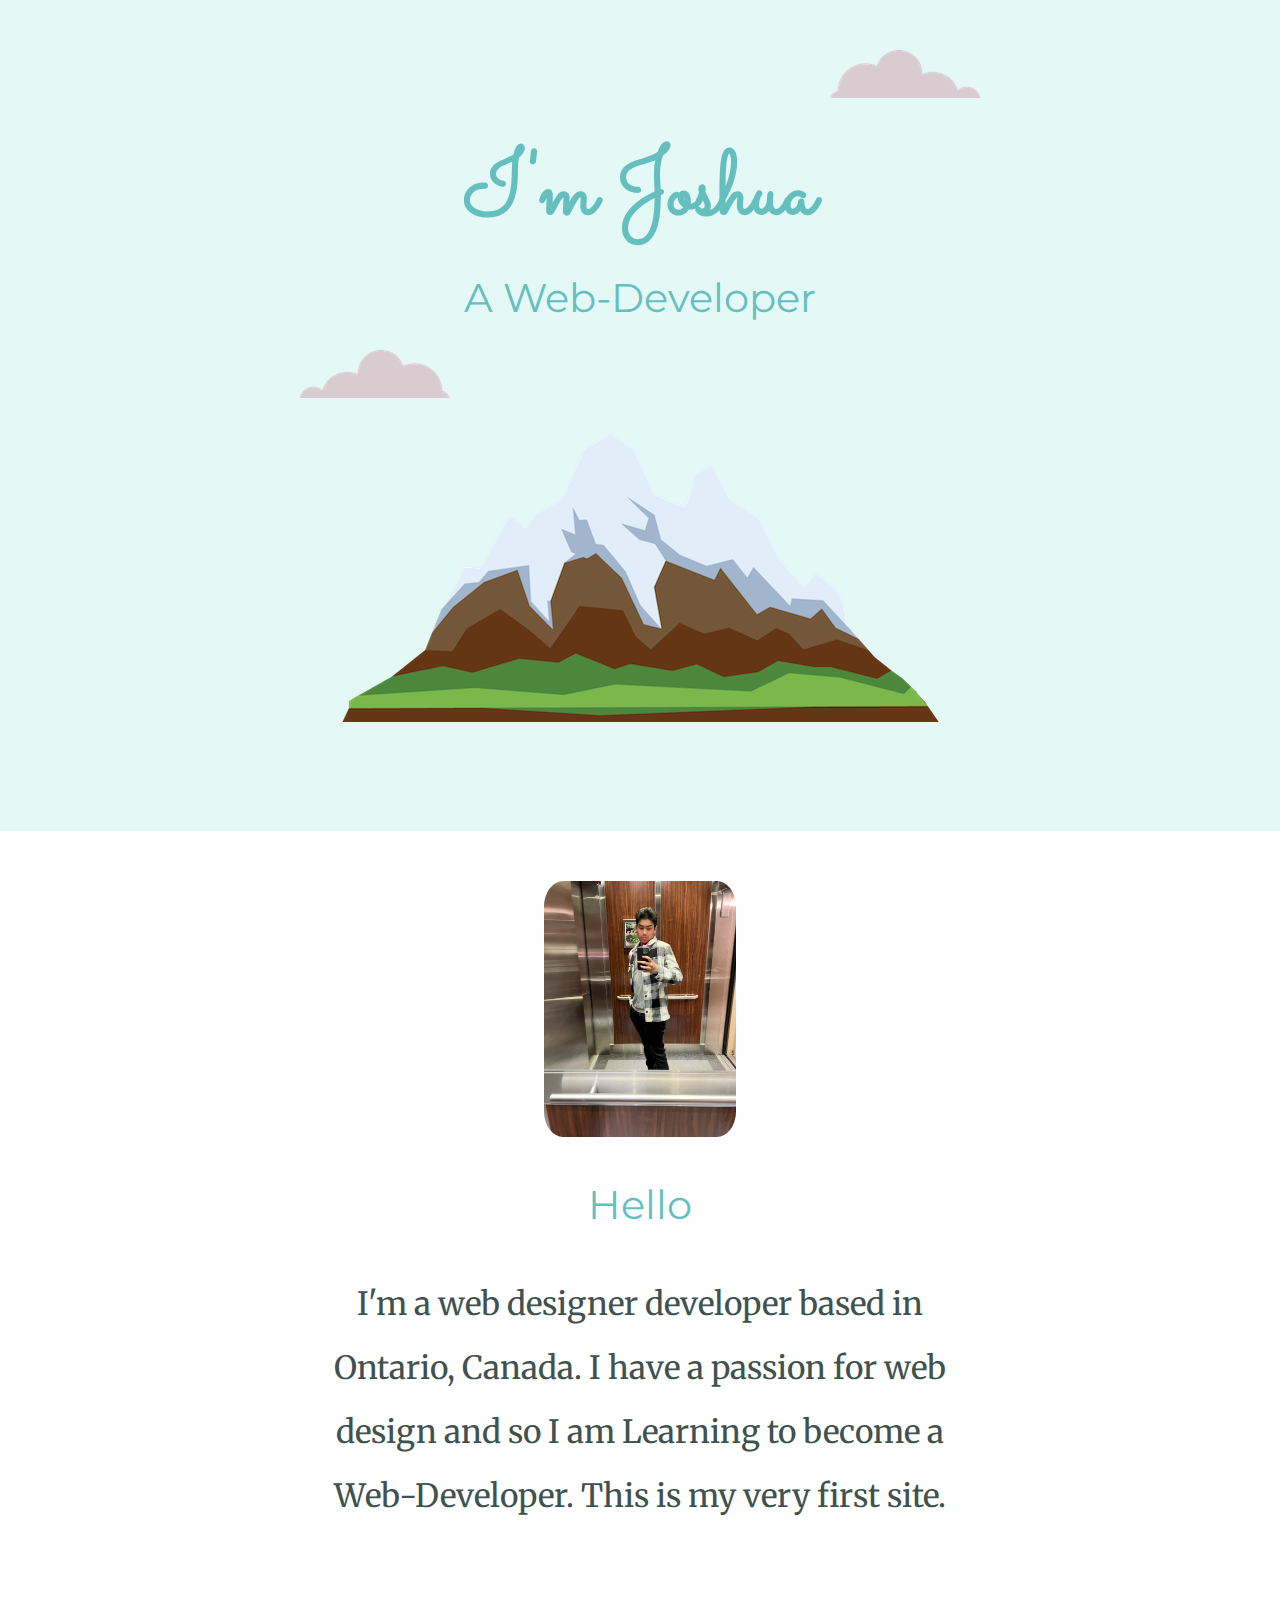
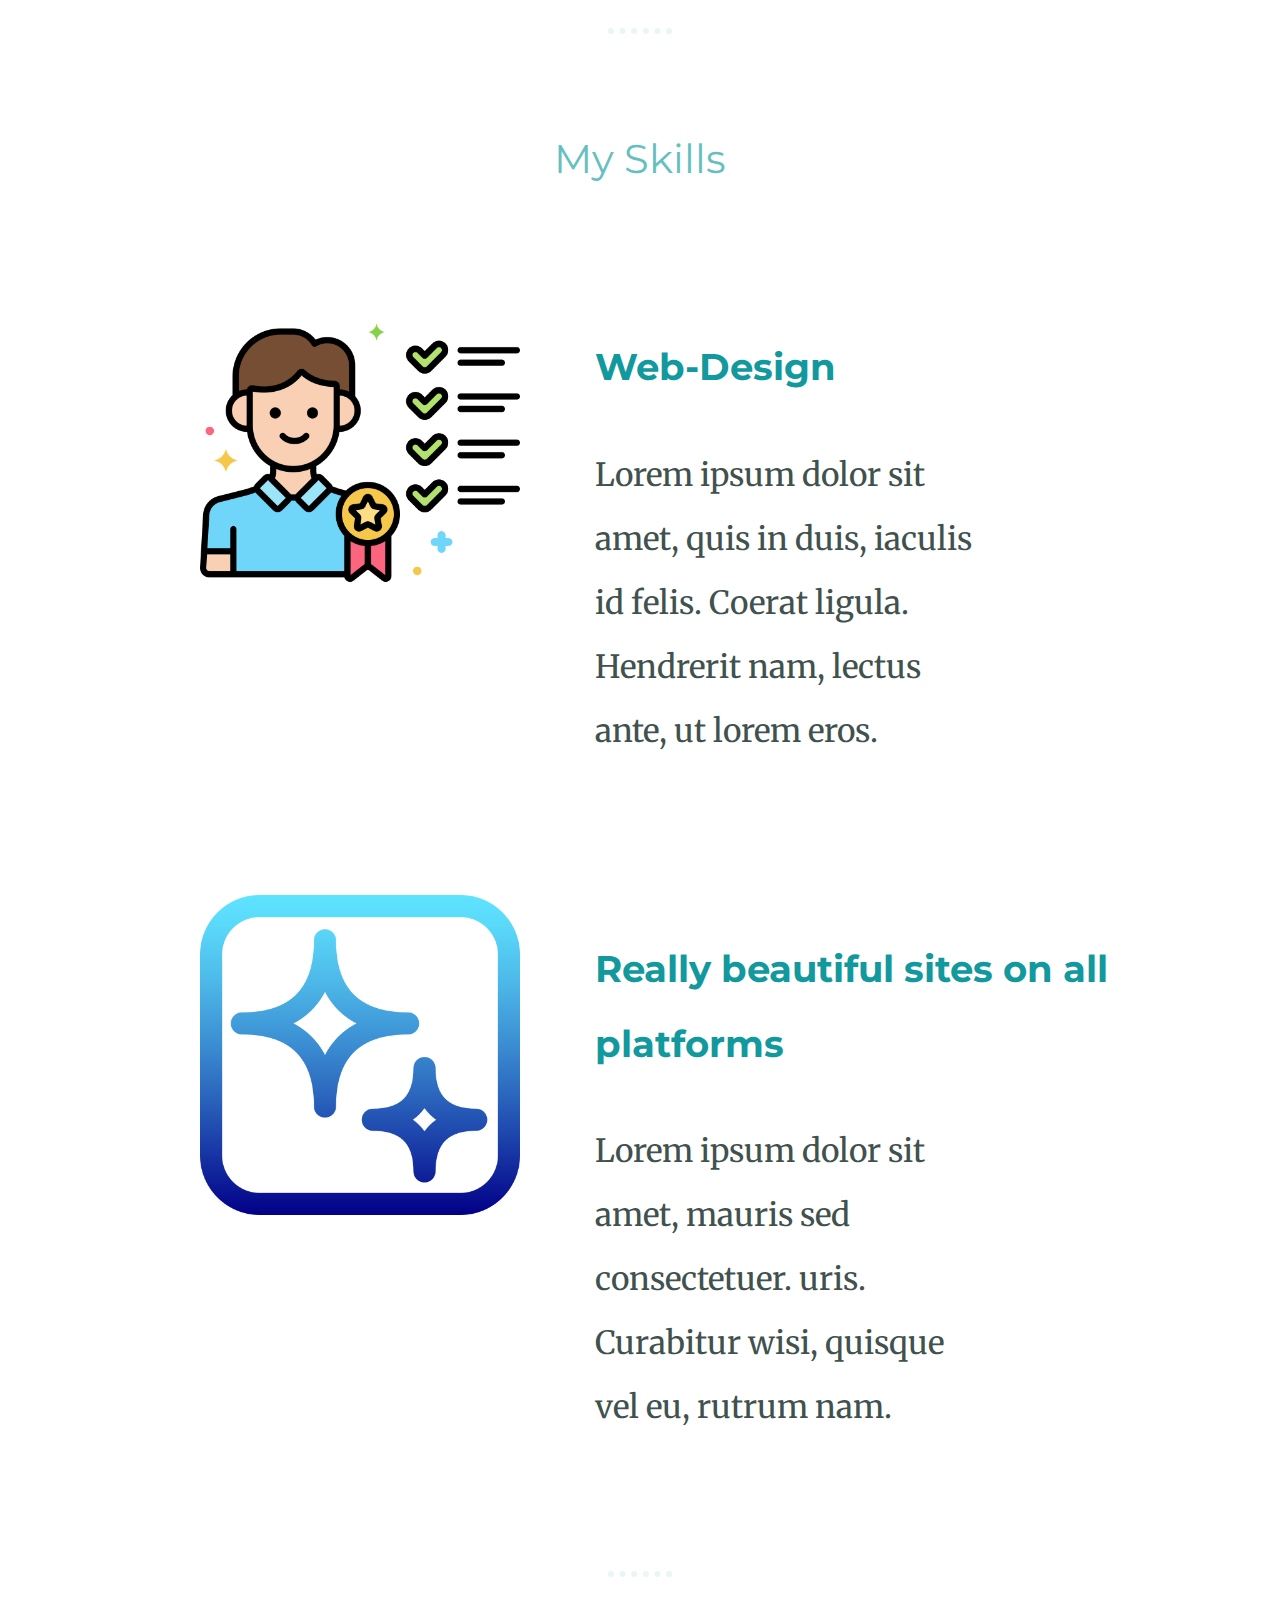
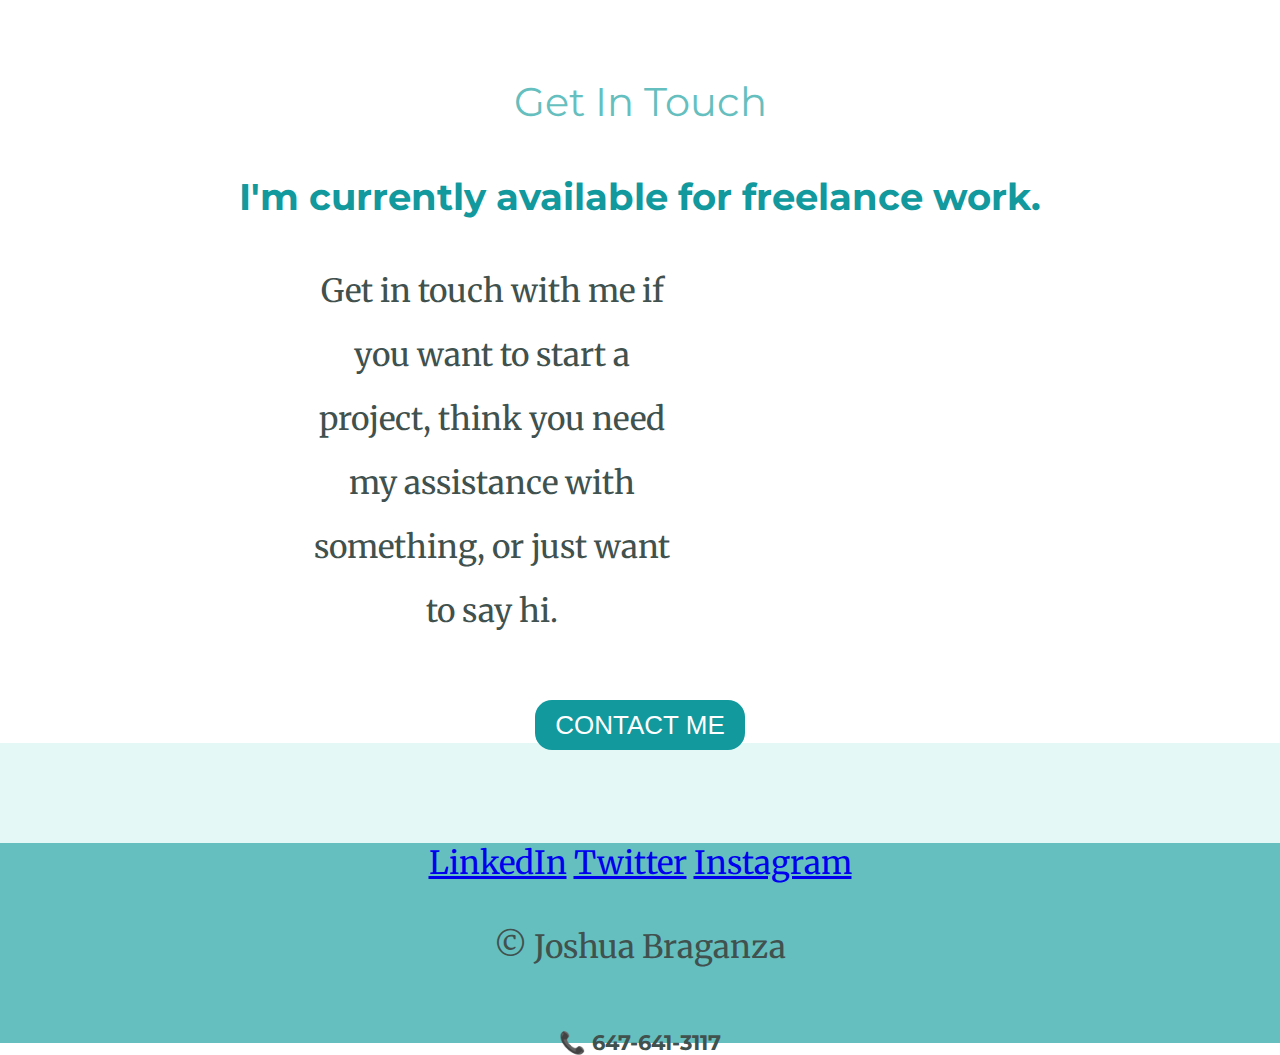
<file: mysite/index.html>
<!DOCTYPE html>
<html lang="en">
<head>
    <meta charset="UTF-8">
    <meta http-equiv="X-UA-Compatible" content="IE=edge">
    <meta name="viewport" content="width=device-width, initial-scale=1.0">
    <title>Joshua Braganza Personnel Blog</title>
    <link rel="stylesheet" href="css/styles.css">
    <link rel="icon" href="assets/favicon.ico">   
    <link rel="preconnect" href="https://fonts.gstatic.com">
    <link href="https://fonts.googleapis.com/css2?family=Merriweather&family=Montserrat&family=Sacramento&display=swap" rel="stylesheet">
</head>
<body>
<div class="top-container">
    <img class = "top-cloud" src="assets/cloud.png" alt="cloud">
    <h1>I'm Joshua</h1>
    <h2>A Web-Developer</h2>
    <img class = "bottom_cloud" src="assets/cloud.png" alt="cloud">
    <img src="assets/mountain.png" alt="mountain">
    <div class="middle-container">
        <div class="profile">
          <img class="profile-pic" src="assets/me.jpg" alt="">
          <h2>Hello</h2>
          <p class = "para">I'm a web designer developer based in Ontario, Canada. I have a passion for web design and so I am Learning to become a Web-Developer. This is my very first site.</p>
        </div>
        <hr>
        <div class="skills">
          <h2>My Skills</h2>
          <div class="skill-row">
            <img class="filler-img-1" src="assets/requirements.png" alt="">
            <h3>Web-Design</h3>
            <p>Lorem ipsum dolor sit amet, quis in duis, iaculis id felis. Coerat ligula. Hendrerit nam, lectus ante, ut lorem eros.</p>
          </div>
          <div class="skill-row">
            <img class="filler-img-2" src="assets/beautiful.png" alt="">
            <h3>Really beautiful sites on all platforms </h3>
            <p>Lorem ipsum dolor sit amet, mauris sed consectetuer. uris. Curabitur wisi, quisque vel eu, rutrum nam.</p>
          </div>
        </div>
        <hr>
        <div class="contact-me">
          <h2>Get In Touch</h2>
          <h3>I'm currently available for freelance work.</h3>
          <p class="contact">Get in touch with me if you want to start a project, think you need my assistance with something, or just want to say hi.</p>
          <a class="btn" href="mailto:joshuabraganza30@gmail.com">CONTACT ME</a>
        </div>
    </div>
      
      
      <div class="bottom-container">
        <a class="footer-link" href="https://www.linkedin.com/feed/">LinkedIn</a>
        <a class="footer-link" href="https://twitter.com/Josh_3019">Twitter</a>
        <a class="footer-link" href="https://www.instagram.com/joshua.brgnz/">Instagram</a>
        <p>© Joshua Braganza</p>
        <h6>📞 647-641-3117</h6>
      </div>
   
</body>
</html>
</file>
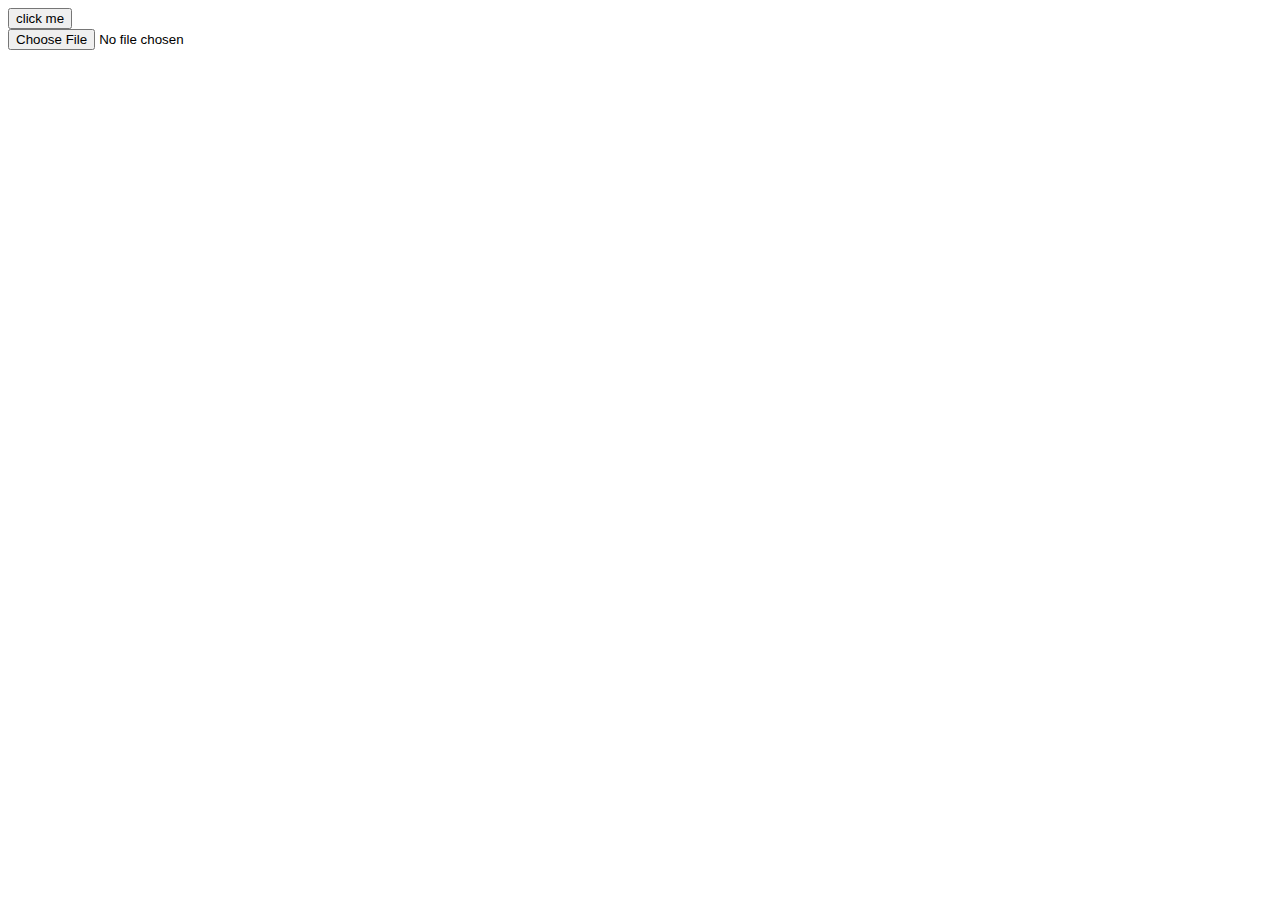
<file: inputs.html>
<!DOCTYPE html>
<html lang="en">
<head>
    <meta charset="UTF-8">
    <meta http-equiv="X-UA-Compatible" content="IE=edge">
    <meta name="viewport" content="width=device-width, initial-scale=1.0">
    <title>Testing Inputs</title>
</head>
<body>
    <form class = '' action="index.html" method = "posts">
        <input type = 'button' name = "" value="click me"><br>
        <input type = 'file' name = "" value="">
    </form>
</body>
</html>
</file>
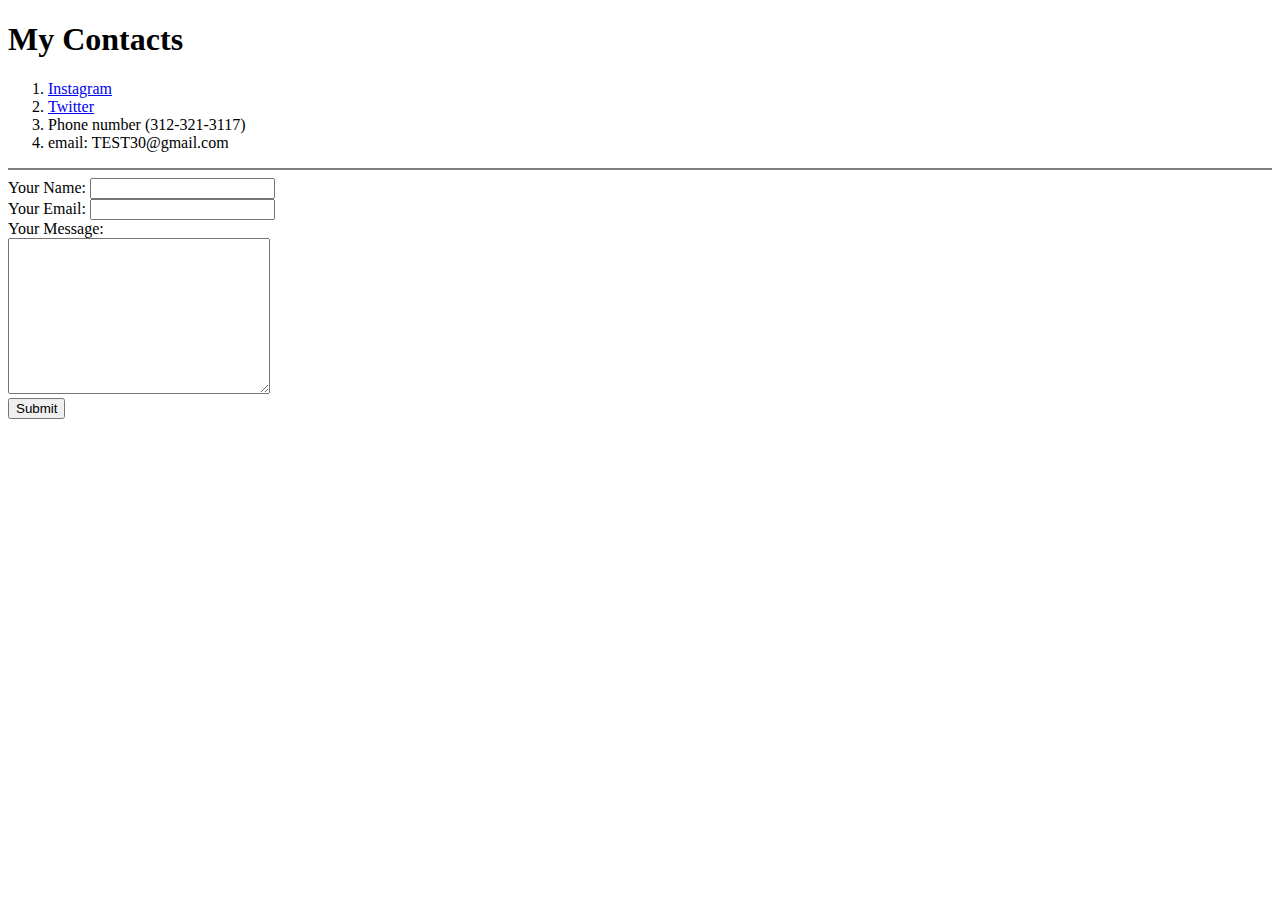
<file: socials.html>
<!DOCTYPE html>
<html lang="en">
<head>
    <meta charset="UTF-8">
    <meta http-equiv="X-UA-Compatible" content="IE=edge">
    <meta name="viewport" content="width=device-width, initial-scale=1.0">
    <title>My socials</title>
</head>
<body>
    <h1>My Contacts</h1>
    <ol>
        <li><a href="https://www.instagram.com/joshua.brgnz/">Instagram</a></li>
        <li><a href="https://twitter.com/Josh_3019">Twitter</a></li>
        <li>Phone number (312-321-3117)</li>
        <li>email: TEST30@gmail.com</li>
    </ol>

    <hr noshade=""> 
    <form action="mailto:joshuabraganza30@gmail.com" method="post" enctype="text/plain">
        <label>Your Name:</label>
        <input type ='text' name ='yourName' value =''><br>
        <label>Your Email:</label>
        <input type = 'email' name ="yourEmail" value=""><br>
        <label>Your Message:</label><br>
        <textarea name = "yourMessage" rows = '10' cols="30"></textarea><br>
        <input type = "submit" name = "">
    </form>



       
    <!--</form>
    <form class = '' action="index.html" method = "posts">
        <label>Do you want so sign up to email list?</label>
        <input type = 'checkbox' name = "" value="">
    </form>
    <form class = '' action="index.html" method = "posts">
        <label>Login</label>
        <label>Enter your Email</label>
        <input type = 'text' name = "" value="">
            <label> Enter your password</label>
    </form> -->
</body>
</html>
</file>
<file: mysite/css/styles.css>
body {
    margin: 0px;
    text-align: center;
    font-family: 'Merriweather', sans-serif;   
    font-size: 200%;
    color: #40514E;
    /* align-items: center; */

}

hr {
    border: dotted #EAf6f6 6px;
    border-bottom: none;
    width: 4%;
    margin: 100px auto;

}

h1 {
    font-size: 5.625rem; 
    margin: 50px auto 0 auto;
    font-family: 'Sacramento', cursive;
    color: #66BFBF;
    line-height: 1;

}

h2 {
    font-family: 'Montserrat', sans-serif;
    font-size: 2.5rem;
    color: #66BFBF;
    font-weight: normal;
    padding-bottom: 10px;
}

h3 {
    font-family: 'Montserrat', sans-serif;
    color: #11999E;
}
.top-container {
    background-color: #E4F9F5;
    position: relative;
    padding-top: 100px;
}

.middle-container {  
    background-color: white;
    padding-top: 50px;
    margin: 100px 0;
}



.middle-container p {
    display: flex;
    justify-content: center;
    align-items: center;
    margin-left: 300px;
    margin-right: 300px;
}   

.bottom-container {
    background-color:  #66BFBF;
    margin-top: 50px;
    margin-bottom: 0px;
    height: 200px;
} 

.bottom-container h6 {
    font-family: 'Montserrat', sans-serif;
}

.top-cloud {
    position: absolute;
    right: 300px;
    top: 50px;
    
}
.bottom_cloud {
    position: absolute;
    top: 350px;
    left:300px;
    transform: scaleX(-1);
}

.profile-pic {
    border-radius: 10%;
    width: 15%; /* set the width to 50% of the parent element */
    height: auto; /* maintain the aspect ratio */
}

.skill-row {
    margin: 100px auto 100px auto;
    text-align: left; 
    line-height: 2;
    clear: both;
    overflow: hidden;

}

.filler-img-1 {
    float: left;
    width: 25%;
    align-items: center;
    margin-left: 200px;
    margin-right: 75px;
}


.filler-img-2{
    width: 25%;
    float: left;
    margin-left: 200px;
    margin-right: 75px;
}

.contact{
    margin: 40px auto 60px;
    width: 30%;
}
.btn {
    -webkit-border-radius: 17;
    -moz-border-radius: 17;
    border-radius: 17px;
    font-family: Arial;
    color: #ffffff;
    font-size: 26px;
    background: #11999E;
    padding: 10px 20px 10px 20px;
    text-decoration: none;
  }
  
  .btn:hover {
    background: #3cb0fd;
    background-image: -webkit-linear-gradient(top, #3cb0fd, #3498db);
    background-image: -moz-linear-gradient(top, #3cb0fd, #3498db);
    background-image: -ms-linear-gradient(top, #3cb0fd, #3498db);
    background-image: -o-linear-gradient(top, #3cb0fd, #3498db);
    background-image: linear-gradient(to bottom, #3cb0fd, #3498db);
    text-decoration: none;
  }

p {
    line-height: 2;
}
</file>
